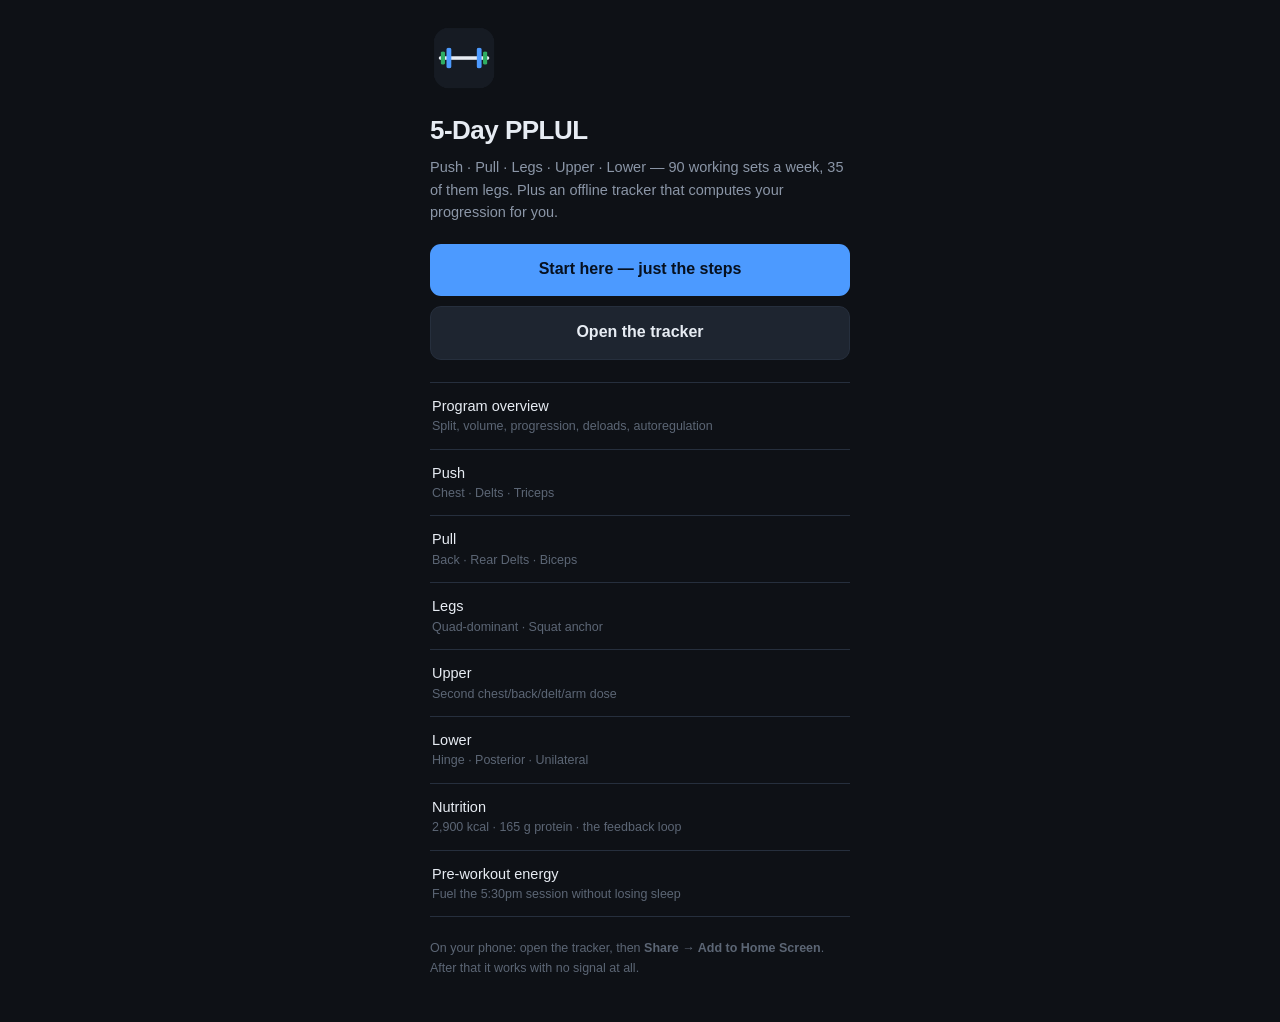
<file: index.html>
<!DOCTYPE html>
<html lang="en">
<head>
<meta charset="utf-8">
<meta name="viewport" content="width=device-width, initial-scale=1, viewport-fit=cover">
<title>5-Day PPLUL — Program &amp; Tracker</title>
<meta name="theme-color" content="#0e1116">
<link rel="icon" href="app/icons/icon-192.png">
<style>
  :root { color-scheme: dark; }
  body {
    margin: 0; min-height: 100vh; display: grid; place-items: center;
    background: #0e1116; color: #e7ecf3; padding: 24px;
    font: 16px/1.55 -apple-system, BlinkMacSystemFont, "Segoe UI", Roboto, sans-serif;
  }
  main { max-width: 420px; width: 100%; }
  img { width: 68px; height: 68px; border-radius: 16px; display: block; margin-bottom: 18px; }
  h1 { font-size: 26px; margin: 0 0 6px; letter-spacing: -0.02em; }
  p { margin: 0 0 20px; color: #8b96a7; font-size: 14.5px; }
  a.btn {
    display: flex; align-items: center; justify-content: center;
    min-height: 52px; border-radius: 11px; text-decoration: none;
    background: #4c9aff; color: #06101f; font-weight: 700; margin-bottom: 10px;
  }
  a.ghost { background: #1e2530; color: #e7ecf3; border: 1px solid #262f3d; font-weight: 600; }
  ul { list-style: none; padding: 0; margin: 22px 0 0; border-top: 1px solid #262f3d; }
  li { border-bottom: 1px solid #262f3d; }
  li a { display: block; padding: 12px 2px; color: #e7ecf3; text-decoration: none; font-size: 14.5px; }
  li a span { color: #5c6675; font-size: 12.5px; display: block; }
  .tip { margin-top: 22px; font-size: 12.5px; color: #5c6675; }
</style>
</head>
<body>
<main>
  <img src="app/icons/icon-512.png" alt="">
  <h1>5-Day PPLUL</h1>
  <p>Push · Pull · Legs · Upper · Lower — 90 working sets a week, 35 of them legs.
     Plus an offline tracker that computes your progression for you.</p>

  <a class="btn" href="https://github.com/anmol-png/workout/blob/main/START-HERE.md">Start here — just the steps</a>
  <a class="btn ghost" href="app/">Open the tracker</a>

  <ul>
    <li><a href="https://github.com/anmol-png/workout/blob/main/program/00-Program-Overview.md">Program overview<span>Split, volume, progression, deloads, autoregulation</span></a></li>
    <li><a href="https://github.com/anmol-png/workout/blob/main/program/01-Push.md">Push<span>Chest · Delts · Triceps</span></a></li>
    <li><a href="https://github.com/anmol-png/workout/blob/main/program/02-Pull.md">Pull<span>Back · Rear Delts · Biceps</span></a></li>
    <li><a href="https://github.com/anmol-png/workout/blob/main/program/03-Legs.md">Legs<span>Quad-dominant · Squat anchor</span></a></li>
    <li><a href="https://github.com/anmol-png/workout/blob/main/program/04-Upper.md">Upper<span>Second chest/back/delt/arm dose</span></a></li>
    <li><a href="https://github.com/anmol-png/workout/blob/main/program/05-Lower.md">Lower<span>Hinge · Posterior · Unilateral</span></a></li>
    <li><a href="https://github.com/anmol-png/workout/blob/main/program/06-Nutrition.md">Nutrition<span>2,900 kcal · 165 g protein · the feedback loop</span></a></li>
    <li><a href="https://github.com/anmol-png/workout/blob/main/program/07-Pre-Workout.md">Pre-workout energy<span>Fuel the 5:30pm session without losing sleep</span></a></li>
  </ul>

  <p class="tip">On your phone: open the tracker, then <b>Share → Add to Home Screen</b>.
     After that it works with no signal at all.</p>
</main>
</body>
</html>
</file>
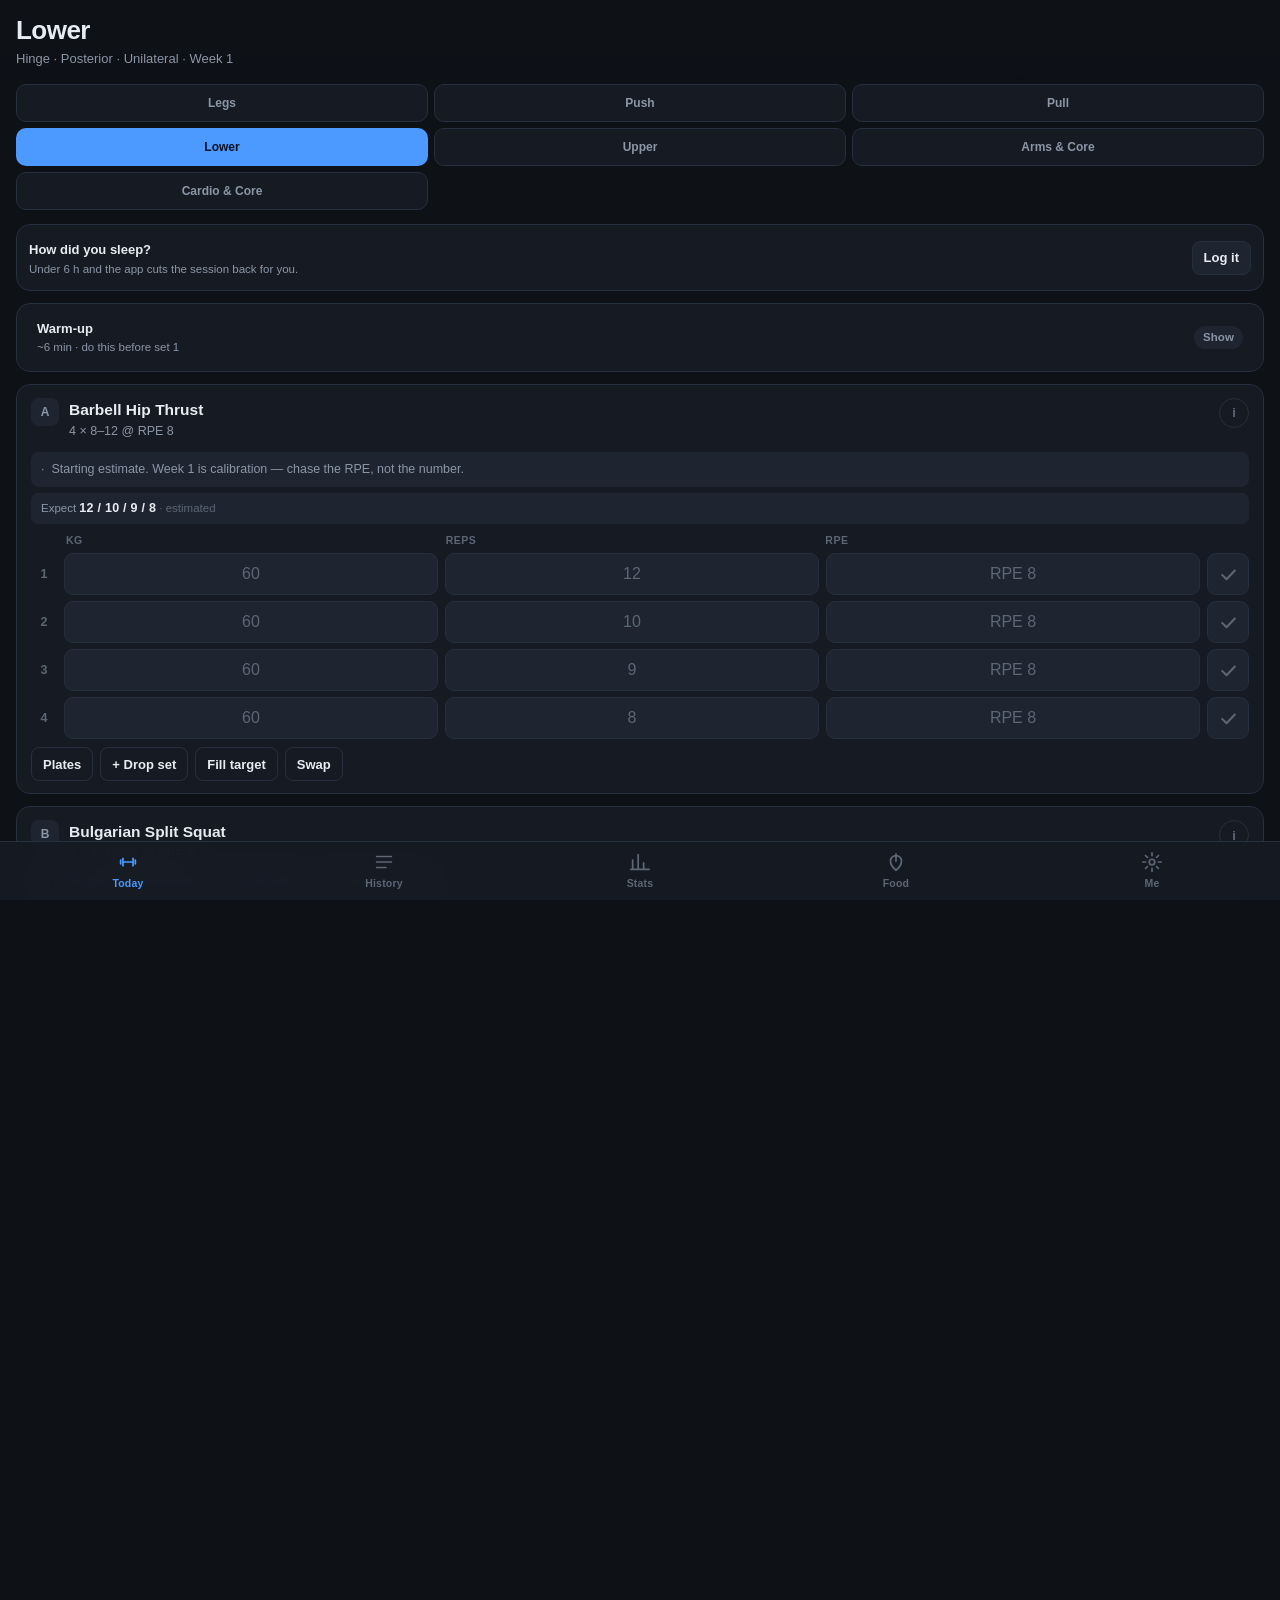
<file: app/index.html>
<!DOCTYPE html>
<html lang="en">
<head>
<meta charset="utf-8">
<!-- viewport-fit=cover + the safe-area insets in CSS keep the tab bar clear of the iPhone home indicator -->
<meta name="viewport" content="width=device-width, initial-scale=1, viewport-fit=cover, user-scalable=no">
<title>Workout Tracker</title>
<meta name="description" content="5-day PPLUL training tracker — offline, progressive overload, volume analytics.">
<meta name="theme-color" content="#0e1116">
<meta name="apple-mobile-web-app-capable" content="yes">
<meta name="apple-mobile-web-app-status-bar-style" content="black-translucent">
<meta name="apple-mobile-web-app-title" content="Workout">
<!-- All paths relative: this is served from a GitHub Pages subpath, not the domain root. -->
<link rel="manifest" href="manifest.webmanifest">
<link rel="icon" href="icons/icon-192.png">
<link rel="apple-touch-icon" href="icons/apple-touch-icon.png">
<link rel="stylesheet" href="css/styles.css">
<style>
  /* Critical inline styles so the shell paints before app.js parses. */
  html { background: #0e1116; color-scheme: dark; }
  body { margin: 0; background: #0e1116; color: #e7ecf3; font: 16px/1.5 -apple-system, BlinkMacSystemFont, "Segoe UI", Roboto, sans-serif; }
  #boot { display: grid; place-items: center; height: 100vh; color: #6b7684; }
</style>
</head>
<body>

<div id="app" hidden>
  <header id="topbar">
    <div id="topbar-title">
      <h1 id="view-title">Today</h1>
      <p id="view-sub"></p>
    </div>
    <div id="topbar-actions"></div>
  </header>

  <main id="view" tabindex="-1"></main>

  <!-- Rest timer: fixed above the tab bar, hidden until a set is logged. -->
  <div id="rest-bar" hidden>
    <button id="rest-dismiss" aria-label="Dismiss rest timer">&times;</button>
    <div id="rest-body">
      <div id="rest-time">0:00</div>
      <div id="rest-label">Rest</div>
    </div>
    <div id="rest-controls">
      <button id="rest-minus" aria-label="Subtract 15 seconds">−15</button>
      <button id="rest-plus" aria-label="Add 15 seconds">+15</button>
    </div>
    <div id="rest-progress"><span id="rest-progress-fill"></span></div>
  </div>

  <nav id="tabbar" role="tablist">
    <a href="#/today" data-tab="today" role="tab">
      <svg viewBox="0 0 24 24" aria-hidden="true"><path d="M6.5 8v8M17.5 8v8M4 10v4M20 10v4M8 12h8"/></svg>
      <span>Today</span>
    </a>
    <a href="#/history" data-tab="history" role="tab">
      <svg viewBox="0 0 24 24" aria-hidden="true"><path d="M4 6h16M4 12h16M4 18h10"/></svg>
      <span>History</span>
    </a>
    <a href="#/stats" data-tab="stats" role="tab">
      <svg viewBox="0 0 24 24" aria-hidden="true"><path d="M4 20V10M10 20V4M16 20v-7M22 20H2"/></svg>
      <span>Stats</span>
    </a>
    <a href="#/nutrition" data-tab="nutrition" role="tab">
      <svg viewBox="0 0 24 24" aria-hidden="true"><path d="M12 21c4-3 6-6.5 6-10a6 6 0 0 0-12 0c0 3.5 2 7 6 10zM12 3v8"/></svg>
      <span>Food</span>
    </a>
    <a href="#/settings" data-tab="settings" role="tab">
      <svg viewBox="0 0 24 24" aria-hidden="true"><circle cx="12" cy="12" r="3"/><path d="M12 2v3M12 19v3M2 12h3M19 12h3M4.9 4.9l2.1 2.1M17 17l2.1 2.1M19.1 4.9L17 7M7 17l-2.1 2.1"/></svg>
      <span>Me</span>
    </a>
  </nav>
</div>

<div id="boot">Loading…</div>

<!-- Sheet host for the plate calculator, exercise detail, swap picker, etc. -->
<div id="sheet-backdrop" hidden></div>
<div id="sheet" hidden role="dialog" aria-modal="true"></div>
<div id="toast" hidden></div>

<script type="module" src="js/app.js"></script>
</body>
</html>
</file>
<file: app/css/styles.css>
/* ============================================================================
   Workout Tracker — styles
   Dark-first: you use this in a gym, often in poor light, one-handed, with the
   phone at arm's length. Everything below follows from that: large tap targets
   (44px minimum), high contrast, numbers oversized, controls low on the screen
   where a thumb reaches.
   ========================================================================== */

:root {
  --bg: #0e1116;
  --surface: #161b23;
  --surface-2: #1e2530;
  --line: #262f3d;
  --text: #e7ecf3;
  --muted: #8b96a7;
  --dim: #5c6675;

  /* UI chrome — judged by WCAG contrast, these sit on buttons and tabs, not on data. */
  --accent: #4c9aff;
  --accent-dim: #2b5a99;
  --good: #37d67a;
  --warn: #ffb020;
  --bad: #ff5c5c;
  --pr: #c084fc;

  /* DATA colours — validated against the #161b23 chart surface with the dataviz palette
     validator (lightness band, chroma floor, CVD separation, normal-vision floor, contrast).
     Don't swap these for the UI tokens above: those fail the dark-mode lightness band.
     No red here by design — red/green fails deuteranopia separation (ΔE 1.8). */
  --c-1: #4a90e2; /* blue  — primary series / under target */
  --c-2: #2fae63; /* green — in target band */
  --c-3: #bf8615; /* amber — over target */

  --r: 14px;
  --r-sm: 9px;
  --tap: 44px;

  --safe-b: env(safe-area-inset-bottom, 0px);
  --safe-t: env(safe-area-inset-top, 0px);
  --tabbar-h: 58px;
}

* { box-sizing: border-box; }

/* Must come before any rule that sets `display` on an element we also toggle with [hidden].
   #rest-bar/#sheet declare display:grid/block, which would otherwise beat the UA's
   [hidden]{display:none} on specificity and leave the timer permanently on screen. */
[hidden] { display: none !important; }

html, body { height: 100%; max-width: 100%; overflow-x: hidden; }

body {
  margin: 0;
  background: var(--bg);
  color: var(--text);
  font: 16px/1.5 -apple-system, BlinkMacSystemFont, "Segoe UI", Roboto, "Helvetica Neue", sans-serif;
  -webkit-font-smoothing: antialiased;
  -webkit-tap-highlight-color: transparent;
  overscroll-behavior-y: contain;
}

h1, h2, h3, h4 { margin: 0; font-weight: 650; line-height: 1.25; }
p { margin: 0; }
button, input, select, textarea { font: inherit; color: inherit; }
button { cursor: pointer; border: none; background: none; }

.num { font-variant-numeric: tabular-nums; }

/* ---------------------------------------------------------------- layout */

#topbar {
  position: sticky; top: 0; z-index: 20;
  display: flex; align-items: flex-end; justify-content: space-between; gap: 12px;
  padding: calc(var(--safe-t) + 14px) 16px 12px;
  background: linear-gradient(var(--bg) 70%, transparent);
  backdrop-filter: blur(8px);
}
#view-title { font-size: 26px; letter-spacing: -0.02em; }
#view-sub { color: var(--muted); font-size: 13px; margin-top: 2px; }
#topbar-actions { display: flex; gap: 8px; flex-shrink: 0; }

#view {
  padding: 4px 16px calc(var(--tabbar-h) + var(--safe-b) + 96px);
  outline: none;
}

/* ---------------------------------------------------------------- tab bar */

#tabbar {
  position: fixed; bottom: 0; left: 0; right: 0; z-index: 30;
  display: grid; grid-template-columns: repeat(5, 1fr);
  padding-bottom: var(--safe-b);
  background: color-mix(in srgb, var(--surface) 92%, transparent);
  backdrop-filter: blur(14px);
  border-top: 1px solid var(--line);
}
#tabbar a {
  display: flex; flex-direction: column; align-items: center; justify-content: center; gap: 3px;
  height: var(--tabbar-h);
  color: var(--dim); text-decoration: none; font-size: 10.5px; font-weight: 600;
  letter-spacing: 0.02em;
}
#tabbar a svg {
  width: 22px; height: 22px; fill: none;
  stroke: currentColor; stroke-width: 1.9; stroke-linecap: round; stroke-linejoin: round;
}
#tabbar a[aria-selected="true"] { color: var(--accent); }

/* ---------------------------------------------------------------- primitives */

.card {
  background: var(--surface);
  border: 1px solid var(--line);
  border-radius: var(--r);
  padding: 14px;
  margin-bottom: 12px;
}
.card.tight { padding: 12px; }

.row { display: flex; align-items: center; gap: 10px; }
.row.between { justify-content: space-between; }
.row.wrap { flex-wrap: wrap; }
.grow { flex: 1; min-width: 0; }

.muted { color: var(--muted); }
.dim { color: var(--dim); }
.small { font-size: 13px; }
.xs { font-size: 11.5px; }
.center { text-align: center; }
.mt { margin-top: 12px; }
.mb { margin-bottom: 12px; }

.pill {
  display: inline-flex; align-items: center; gap: 5px;
  padding: 3px 9px; border-radius: 999px;
  font-size: 11.5px; font-weight: 650; letter-spacing: 0.01em;
  background: var(--surface-2); color: var(--muted);
  white-space: nowrap;
}
.pill.accent { background: color-mix(in srgb, var(--accent) 18%, transparent); color: var(--accent); }
.pill.good   { background: color-mix(in srgb, var(--good) 16%, transparent);  color: var(--good); }
.pill.warn   { background: color-mix(in srgb, var(--warn) 16%, transparent);  color: var(--warn); }
.pill.bad    { background: color-mix(in srgb, var(--bad) 16%, transparent);   color: var(--bad); }
.pill.pr     { background: color-mix(in srgb, var(--pr) 20%, transparent);    color: var(--pr); }

.btn {
  display: inline-flex; align-items: center; justify-content: center; gap: 7px;
  min-height: var(--tap); padding: 0 16px;
  border-radius: var(--r-sm); font-weight: 650; font-size: 15px;
  background: var(--surface-2); color: var(--text);
  border: 1px solid var(--line);
  transition: transform .06s ease, background .15s ease;
}
.btn:active { transform: scale(0.975); }
.btn.primary { background: var(--accent); color: #06101f; border-color: transparent; }
.btn.ghost { background: transparent; }
.btn.danger { color: var(--bad); border-color: color-mix(in srgb, var(--bad) 40%, transparent); }
.btn.sm { min-height: 34px; padding: 0 11px; font-size: 13px; border-radius: 8px; }
.btn.full { width: 100%; }
.btn:disabled { opacity: .4; pointer-events: none; }

.field { display: block; margin-bottom: 12px; }
.field > span { display: block; font-size: 12.5px; color: var(--muted); margin-bottom: 5px; font-weight: 600; }
.input {
  width: 100%; min-height: var(--tap); padding: 0 12px;
  background: var(--surface-2); border: 1px solid var(--line);
  border-radius: var(--r-sm); color: var(--text);
}
.input:focus { outline: 2px solid var(--accent-dim); outline-offset: -1px; }

.divider { height: 1px; background: var(--line); margin: 14px 0; border: 0; }

.empty { text-align: center; color: var(--dim); padding: 40px 20px; }

/* ---------------------------------------------------------------- today: session picker */

/* 6 sessions (5 programmed + optional Arms) — two rows of three fits a phone. */
.daypick { display: grid; grid-template-columns: repeat(3, 1fr); gap: 6px; margin-bottom: 14px; }
.daypick button {
  padding: 9px 4px; border-radius: 10px; background: var(--surface); border: 1px solid var(--line);
  font-size: 12px; font-weight: 650; color: var(--muted);
}
.daypick button[aria-pressed="true"] { background: var(--accent); color: #06101f; border-color: transparent; }
.daypick button .dot { display: block; width: 5px; height: 5px; border-radius: 50%; background: var(--good); margin: 3px auto 0; }

/* ---------------------------------------------------------------- exercise card */

.ex { padding: 0; overflow: hidden; }
.ex-head {
  display: flex; align-items: flex-start; gap: 10px;
  padding: 13px 14px 11px;
}
.ex-order {
  flex-shrink: 0; width: 28px; height: 28px; border-radius: 8px;
  display: grid; place-items: center;
  background: var(--surface-2); color: var(--muted);
  font-size: 12px; font-weight: 750;
}
.ex-name { font-size: 15.5px; font-weight: 650; }
.ex-presc { font-size: 12.5px; color: var(--muted); margin-top: 1px; }
.ex-info {
  flex-shrink: 0; width: 30px; height: 30px; border-radius: 50%;
  display: grid; place-items: center; color: var(--dim);
  border: 1px solid var(--line); font-size: 13px; font-weight: 700;
}
.ex.done .ex-order { background: color-mix(in srgb, var(--good) 20%, transparent); color: var(--good); }

.ex-hint {
  margin: 0 14px 10px; padding: 8px 10px;
  background: var(--surface-2); border-radius: 8px;
  font-size: 12.5px; color: var(--muted);
  display: flex; align-items: center; gap: 7px;
}
.ex-hint.up { color: var(--good); background: color-mix(in srgb, var(--good) 12%, transparent); }
.ex-hint.stall { color: var(--warn); background: color-mix(in srgb, var(--warn) 12%, transparent); }

.superset-tag {
  margin: -4px 14px 8px; font-size: 11px; font-weight: 700; letter-spacing: .06em;
  color: var(--accent); text-transform: uppercase;
}

/* set table */
.sets { padding: 0 14px 12px; }
/* minmax(0,1fr), not 1fr: grid items default to min-width:auto, and an <input>'s min-content
   width is its default ~20-character size. Plain 1fr tracks refuse to shrink below that and
   blow the row past the viewport. */
.sets-head, .set {
  display: grid; grid-template-columns: 26px minmax(0, 1fr) minmax(0, 1fr) minmax(0, 1fr) 42px;
  gap: 7px; align-items: center;
}
.sets-head { font-size: 10.5px; color: var(--dim); font-weight: 700; letter-spacing: .05em; text-transform: uppercase; margin-bottom: 5px; padding: 0 2px; }
.set { margin-bottom: 6px; }
.set-n { font-size: 12.5px; color: var(--dim); font-weight: 700; text-align: center; }
.set input {
  width: 100%; min-width: 0; min-height: 42px; padding: 0 6px;
  text-align: center; font-variant-numeric: tabular-nums;
  font-size: 16px; font-weight: 650;
  background: var(--surface-2); border: 1px solid var(--line);
  border-radius: 9px; color: var(--text);
  -moz-appearance: textfield;
}
.set input::-webkit-outer-spin-button, .set input::-webkit-inner-spin-button { -webkit-appearance: none; margin: 0; }
.set input:focus { outline: 2px solid var(--accent-dim); outline-offset: -1px; }
.set input::placeholder { color: var(--dim); font-weight: 500; }
.set-check {
  width: 42px; height: 42px; border-radius: 9px;
  background: var(--surface-2); border: 1px solid var(--line);
  display: grid; place-items: center; color: var(--dim);
}
.set-check svg { width: 19px; height: 19px; fill: none; stroke: currentColor; stroke-width: 2.6; stroke-linecap: round; stroke-linejoin: round; }
.set.done input { border-color: color-mix(in srgb, var(--good) 35%, transparent); }
.set.done .set-check { background: var(--good); color: #06210f; border-color: transparent; }
.set.pr .set-n { color: var(--pr); }

.set-actions { display: flex; gap: 7px; margin-top: 8px; }

/* ---------------------------------------------------------------- rest timer */

#rest-bar {
  position: fixed; z-index: 40;
  left: 10px; right: 10px; bottom: calc(var(--tabbar-h) + var(--safe-b) + 10px);
  background: var(--surface-2);
  border: 1px solid var(--line);
  border-radius: var(--r);
  padding: 11px 12px;
  display: grid; grid-template-columns: 30px 1fr auto; align-items: center; gap: 10px;
  box-shadow: 0 8px 28px rgba(0,0,0,.5);
  overflow: hidden;
}
#rest-bar.done { border-color: var(--good); }
#rest-dismiss { width: 30px; height: 30px; border-radius: 50%; background: var(--surface); color: var(--muted); font-size: 19px; line-height: 1; }
#rest-body { min-width: 0; }
#rest-label { overflow: hidden; text-overflow: ellipsis; white-space: nowrap; }
#rest-time { font-size: 25px; font-weight: 750; font-variant-numeric: tabular-nums; letter-spacing: -0.01em; }
#rest-bar.done #rest-time { color: var(--good); }
#rest-label { font-size: 11.5px; color: var(--muted); margin-top: -3px; }
#rest-controls { display: flex; gap: 6px; }
#rest-controls button {
  min-width: 46px; height: 38px; border-radius: 9px;
  background: var(--surface); border: 1px solid var(--line);
  font-size: 13px; font-weight: 700; color: var(--muted);
}
#rest-progress { grid-column: 1 / -1; height: 3px; background: var(--surface); border-radius: 2px; margin-top: 2px; overflow: hidden; }
#rest-progress-fill { display: block; height: 100%; width: 100%; background: var(--accent); transition: width .95s linear; }
#rest-bar.done #rest-progress-fill { background: var(--good); }

/* ---------------------------------------------------------------- sheet */

#sheet-backdrop {
  position: fixed; inset: 0; z-index: 50;
  background: rgba(0,0,0,.6); backdrop-filter: blur(2px);
}
#sheet {
  position: fixed; z-index: 51; left: 0; right: 0; bottom: 0;
  max-height: 88vh; overflow-y: auto; -webkit-overflow-scrolling: touch;
  background: var(--surface);
  border-radius: 20px 20px 0 0;
  border-top: 1px solid var(--line);
  padding: 8px 16px calc(var(--safe-b) + 20px);
  animation: sheet-in .22s cubic-bezier(.2,.8,.3,1);
}
@keyframes sheet-in { from { transform: translateY(100%); } }
/* Sheet chrome: a tappable grab handle plus an explicit close. The handle is also the drag
   target for swipe-to-dismiss — it has to look and behave like something you can grab. */
.sheet-chrome { position: relative; height: 34px; touch-action: none; }
.sheet-grab {
  position: absolute; left: 50%; top: 8px; transform: translateX(-50%);
  width: 52px; height: 20px; padding: 0; background: none; border: none;
  cursor: grab;
}
.sheet-grab::before {
  content: ''; position: absolute; left: 8px; right: 8px; top: 8px;
  height: 4px; border-radius: 2px; background: var(--line);
}
.sheet-grab:active { cursor: grabbing; }
.sheet-close {
  position: absolute; right: 0; top: 0;
  width: 34px; height: 34px; border-radius: 50%;
  display: grid; place-items: center;
  background: var(--surface-2); color: var(--muted);
  font-size: 20px; line-height: 1;
}
.sheet h2 { font-size: 19px; margin-bottom: 3px; }
.sheet-sub { color: var(--muted); font-size: 13px; margin-bottom: 14px; }
/* demonstration videos — the top of the info sheet, above the cues */
.video-list { display: grid; gap: 8px; margin: 2px 0 14px; }
.video-link {
  display: flex; align-items: center; gap: 10px;
  padding: 10px 12px; border: 1px solid var(--line); border-radius: 10px;
  background: var(--surface-2); color: var(--text); text-decoration: none;
}
.video-link:active { background: var(--line); }
.video-play {
  display: grid; place-items: center; flex: none;
  width: 30px; height: 30px; border-radius: 50%;
  background: var(--accent); color: #06101f; font-size: 12px;
}
.block { display: block; }

.cue-list { list-style: none; padding: 0; margin: 0; }
.cue-list li {
  position: relative; padding: 7px 0 7px 20px;
  font-size: 14px; color: var(--text); line-height: 1.45;
  border-bottom: 1px solid var(--line);
}
.cue-list li::before { content: ''; position: absolute; left: 4px; top: 15px; width: 5px; height: 5px; border-radius: 50%; background: var(--accent); }
.cue-list li:last-child { border-bottom: none; }

/* plate calculator */
.plate-stack { display: flex; flex-wrap: wrap; gap: 6px; align-items: center; justify-content: center; padding: 14px 0; }
.plate {
  display: grid; place-items: center;
  min-width: 34px; padding: 0 8px; border-radius: 6px;
  font-size: 13px; font-weight: 750; color: #06101f;
}
.plate.p25 { height: 76px; background: #ff5c5c; }
.plate.p20 { height: 70px; background: #4c9aff; }
.plate.p15 { height: 62px; background: #ffb020; }
.plate.p10 { height: 54px; background: #37d67a; }
.plate.p5  { height: 44px; background: #e7ecf3; }
.plate.p2  { height: 36px; background: #8b96a7; }
.plate.p1  { height: 30px; background: #5c6675; color: #e7ecf3; }
.bar-line { width: 100%; height: 6px; background: var(--dim); border-radius: 3px; margin: 6px 0 14px; }

/* ---------------------------------------------------------------- charts / stats */

.chart-wrap { overflow-x: auto; -webkit-overflow-scrolling: touch; margin: 0 -2px; }
.chart-wrap svg { display: block; width: 100%; height: auto; overflow: visible; }
.chart-title { font-size: 14px; font-weight: 650; margin-bottom: 2px; }
.chart-sub { font-size: 12px; color: var(--muted); margin-bottom: 12px; }

.stat-row { display: grid; grid-template-columns: repeat(3, 1fr); gap: 8px; margin-bottom: 12px; }
.stat {
  background: var(--surface); border: 1px solid var(--line); border-radius: var(--r-sm);
  padding: 11px 10px; text-align: center;
}
.stat-v { font-size: 20px; font-weight: 750; font-variant-numeric: tabular-nums; letter-spacing: -0.02em; }
.stat-l { font-size: 10.5px; color: var(--muted); margin-top: 2px; font-weight: 600; letter-spacing: .02em; }

.vol-row { display: grid; grid-template-columns: 74px 1fr 34px; gap: 9px; align-items: center; margin-bottom: 7px; font-size: 12.5px; }
.vol-name { color: var(--muted); font-weight: 600; }
.vol-track { position: relative; height: 20px; background: var(--surface-2); border-radius: 5px; overflow: hidden; }
.vol-band { position: absolute; top: 0; bottom: 0; background: color-mix(in srgb, var(--good) 13%, transparent); }
.vol-fill { position: absolute; top: 0; bottom: 0; left: 0; background: var(--accent); border-radius: 5px 0 0 5px; }
.vol-fill.in { background: var(--c-2); }
.vol-fill.over { background: var(--c-3); }
.vol-fill.under { background: var(--c-1); }
.vol-n { text-align: right; font-variant-numeric: tabular-nums; font-weight: 700; }
.vol-band { background: color-mix(in srgb, var(--c-2) 15%, transparent); }
i.sw { width: 9px; height: 9px; border-radius: 2px; display: inline-block; }

/* chart tooltip */
.chart-tip {
  position: absolute; top: 2px; z-index: 2; pointer-events: none;
  background: var(--surface-2); border: 1px solid var(--line);
  border-radius: 7px; padding: 4px 9px; white-space: nowrap;
  font-size: 11.5px; font-weight: 650; font-variant-numeric: tabular-nums;
  box-shadow: 0 3px 12px rgba(0,0,0,.45);
}
.chart-wrap .hit { cursor: crosshair; }

/* ---------------------------------------------------------------- history */

.hist {
  display: flex; align-items: center; gap: 12px;
  padding: 12px 14px; margin-bottom: 8px;
  background: var(--surface); border: 1px solid var(--line); border-radius: var(--r);
  text-decoration: none; color: inherit; width: 100%; text-align: left;
}
.hist-day {
  flex-shrink: 0; width: 46px; height: 44px; border-radius: 11px;
  display: grid; place-items: center; background: var(--surface-2);
  /* 9.5px so the 5-character codes (UPPER/LOWER) fit without truncation. */
  font-size: 9.5px; font-weight: 750; letter-spacing: .04em; color: var(--accent);
}
.hist-meta { font-size: 12px; color: var(--muted); margin-top: 1px; }

/* ---------------------------------------------------------------- readiness */

.rate { display: grid; grid-template-columns: repeat(5, 1fr); gap: 7px; }
.rate button {
  min-height: 46px; border-radius: 10px;
  background: var(--surface-2); border: 1px solid var(--line);
  font-weight: 700; color: var(--muted);
}
.rate button[aria-pressed="true"] { background: var(--accent); color: #06101f; border-color: transparent; }

.banner {
  border-radius: var(--r); padding: 13px 14px; margin-bottom: 12px;
  border: 1px solid;
  font-size: 13.5px; line-height: 1.5;
}
.banner.warn { background: color-mix(in srgb, var(--warn) 11%, transparent); border-color: color-mix(in srgb, var(--warn) 34%, transparent); color: #ffd48a; }
.banner.good { background: color-mix(in srgb, var(--good) 11%, transparent); border-color: color-mix(in srgb, var(--good) 34%, transparent); color: #9bf0c0; }
.banner.accent { background: color-mix(in srgb, var(--accent) 11%, transparent); border-color: color-mix(in srgb, var(--accent) 34%, transparent); color: #a8cdff; }
.banner b { color: #fff; }

/* ---------------------------------------------------------------- macros */

.macro { display: flex; align-items: center; gap: 11px; margin-bottom: 11px; }
.macro-ring { flex-shrink: 0; }
.macro-v { font-size: 19px; font-weight: 750; font-variant-numeric: tabular-nums; }
.macro-l { font-size: 12px; color: var(--muted); }

.food-tbl { width: 100%; border-collapse: collapse; font-size: 13.5px; }
.food-tbl th { text-align: left; font-size: 11px; color: var(--dim); text-transform: uppercase; letter-spacing: .05em; padding-bottom: 7px; font-weight: 700; }
.food-tbl td { padding: 8px 0; border-top: 1px solid var(--line); }
.food-tbl td:last-child { text-align: right; font-variant-numeric: tabular-nums; font-weight: 700; color: var(--good); white-space: nowrap; }

/* ---------------------------------------------------------------- toast */

#toast {
  position: fixed; z-index: 60;
  left: 50%; transform: translateX(-50%);
  bottom: calc(var(--tabbar-h) + var(--safe-b) + 22px);
  background: var(--surface-2); border: 1px solid var(--line);
  border-radius: 999px; padding: 10px 18px;
  font-size: 13.5px; font-weight: 600;
  box-shadow: 0 6px 24px rgba(0,0,0,.5);
  animation: toast-in .2s ease;
  max-width: calc(100vw - 40px); text-align: center;
}
#toast.pr { border-color: var(--pr); color: var(--pr); }
@keyframes toast-in { from { opacity: 0; transform: translate(-50%, 8px); } }

@media (prefers-reduced-motion: reduce) {
  *, *::before, *::after { animation-duration: .01ms !important; transition-duration: .01ms !important; }
}

/* ---------------------------------------------------------------- unit toggle */

.unit-toggle {
  display: flex; flex-shrink: 0; gap: 2px; padding: 2px;
  background: var(--surface-2); border: 1px solid var(--line); border-radius: 10px;
}
.unit-toggle button {
  min-width: 44px; min-height: 34px; border-radius: 8px;
  font-size: 13px; font-weight: 700; color: var(--muted);
  transition: background .15s ease, color .15s ease;
}
.unit-toggle button[aria-pressed="true"] { background: var(--accent); color: #06101f; }

/* A <button> may not contain block elements — the inner spans are display:block instead. */
.wu-toggle { width: 100%; text-align: left; }

/* A set with reps typed is already logged — the ✓ only starts the rest timer. */
.set.logged input { border-color: color-mix(in srgb, var(--good) 22%, var(--line)); }

/* ---------------------------------------------------------------- superset block */

.superset {
  border: 1px solid color-mix(in srgb, var(--accent) 32%, transparent);
  border-radius: var(--r);
  background: color-mix(in srgb, var(--accent) 6%, transparent);
  padding: 10px 8px 2px;
  margin-bottom: 12px;
}
.superset .card { margin-bottom: 8px; }
.superset-head { display: flex; align-items: center; gap: 8px; padding: 0 6px 6px; }
.superset-badge {
  font-size: 10px; font-weight: 800; letter-spacing: .08em;
  color: #06101f; background: var(--accent);
  padding: 3px 7px; border-radius: 5px;
}
.superset-head .xs { color: var(--muted); }
.superset-how {
  margin: 0 6px 10px; padding: 8px 10px;
  background: var(--surface); border-radius: 8px;
  font-size: 12.5px; line-height: 1.6;
}
.ex-note {
  margin: -2px 14px 8px; font-size: 11.5px; color: var(--accent);
}

/* Per-set projection line */
.ex-proj {
  margin: -4px 14px 9px; padding: 6px 10px;
  background: var(--surface-2); border-radius: 7px;
  font-size: 11.5px; color: var(--muted); font-variant-numeric: tabular-nums;
}
.ex-proj b { color: var(--text); font-size: 12.5px; letter-spacing: .02em; }

/* ---------------------------------------------------------------- history */

.hist { align-items: flex-start; }
.hist-preview {
  font-size: 11.5px; color: var(--dim); margin-top: 3px;
  overflow: hidden; text-overflow: ellipsis; white-space: nowrap;
}
.hist-chev { color: var(--dim); font-size: 20px; align-self: center; flex-shrink: 0; }

.sess-ex { padding: 12px 0; border-top: 1px solid var(--line); }
.sess-tbl { width: 100%; border-collapse: collapse; margin-top: 6px; font-size: 13px; }
.sess-tbl td { padding: 5px 0; font-variant-numeric: tabular-nums; }
.sess-tbl td:first-child { width: 20px; }
.sess-tbl td:nth-child(2) { width: 32%; }
.sess-tbl td:nth-child(3) { width: 24%; }
.sess-tbl td:last-child { text-align: right; }
.sess-tbl tr.best td { color: var(--pr); }

/* Personal bests */
.pb { display: flex; align-items: center; gap: 9px; padding: 9px 0; border-top: 1px solid var(--line); }
.pb-e1rm { font-size: 15px; font-weight: 750; font-variant-numeric: tabular-nums; white-space: nowrap; }
.pb-e1rm .dim { font-size: 11px; font-weight: 600; }

/* ---------------------------------------------------------------- segmented control */

.segmented {
  display: grid; grid-auto-flow: column; grid-auto-columns: 1fr;
  gap: 2px; padding: 3px; margin-bottom: 14px;
  background: var(--surface); border: 1px solid var(--line); border-radius: 11px;
}
.segmented button {
  min-height: 36px; border-radius: 8px;
  font-size: 13.5px; font-weight: 650; color: var(--muted);
  transition: background .15s ease, color .15s ease;
}
.segmented button[aria-pressed="true"] { background: var(--accent); color: #06101f; }

/* personal-bests grouping */
.pb-group { margin-top: 10px; }
.pb-group-h {
  font-size: 10.5px; font-weight: 800; letter-spacing: .08em;
  color: var(--accent); text-transform: uppercase;
  padding-bottom: 2px;
}
.pb-group .pb:first-of-type { border-top: none; }

/* A superset the gym's layout can't support — same card stack, but without the "back to back"
   promise, and visually quieter so it doesn't read as the prescribed pairing. */
.superset.broken { border-style: dashed; opacity: .96 }
.superset-badge.muted { background: var(--line); color: var(--text-dim) }
.superset-head .btn.sm { margin-left: auto }

/* A drop is a CONTINUATION of the set above it, not a set of its own — indented, quieter, and
   marked with an arrow instead of a number so the working-set count stays readable at a glance. */
.set.is-drop { margin-left: 18px; opacity: .92 }
.set.is-drop .set-n { color: var(--accent); font-size: 14px }
.set.is-drop input { background: transparent; border-style: dashed }
.sess-tbl tr.drop td { opacity: .78 }
.sess-tbl tr.drop td:first-child { color: var(--accent) }

/* The set number doubles as its options button — per-set unit, drop, clear. */
button.set-n { background: none; border: 0; padding: 0; min-height: 42px; width: 100%;
  display: grid; place-items: center; line-height: 1.05; cursor: pointer }
button.set-n:active { opacity: .6 }
.set-u { font-size: 9px; font-weight: 800; letter-spacing: .04em; color: var(--accent); text-transform: uppercase }

/* Step progress — a bar rather than a number alone, because "7,400" means nothing without 10,000
   beside it, and the gap is the only actionable part. */
.steps-bar { height: 6px; border-radius: 3px; background: var(--surface-2); overflow: hidden; margin: 2px 0 6px }
.steps-bar span { display: block; height: 100%; background: var(--accent); border-radius: 3px }
</file>
